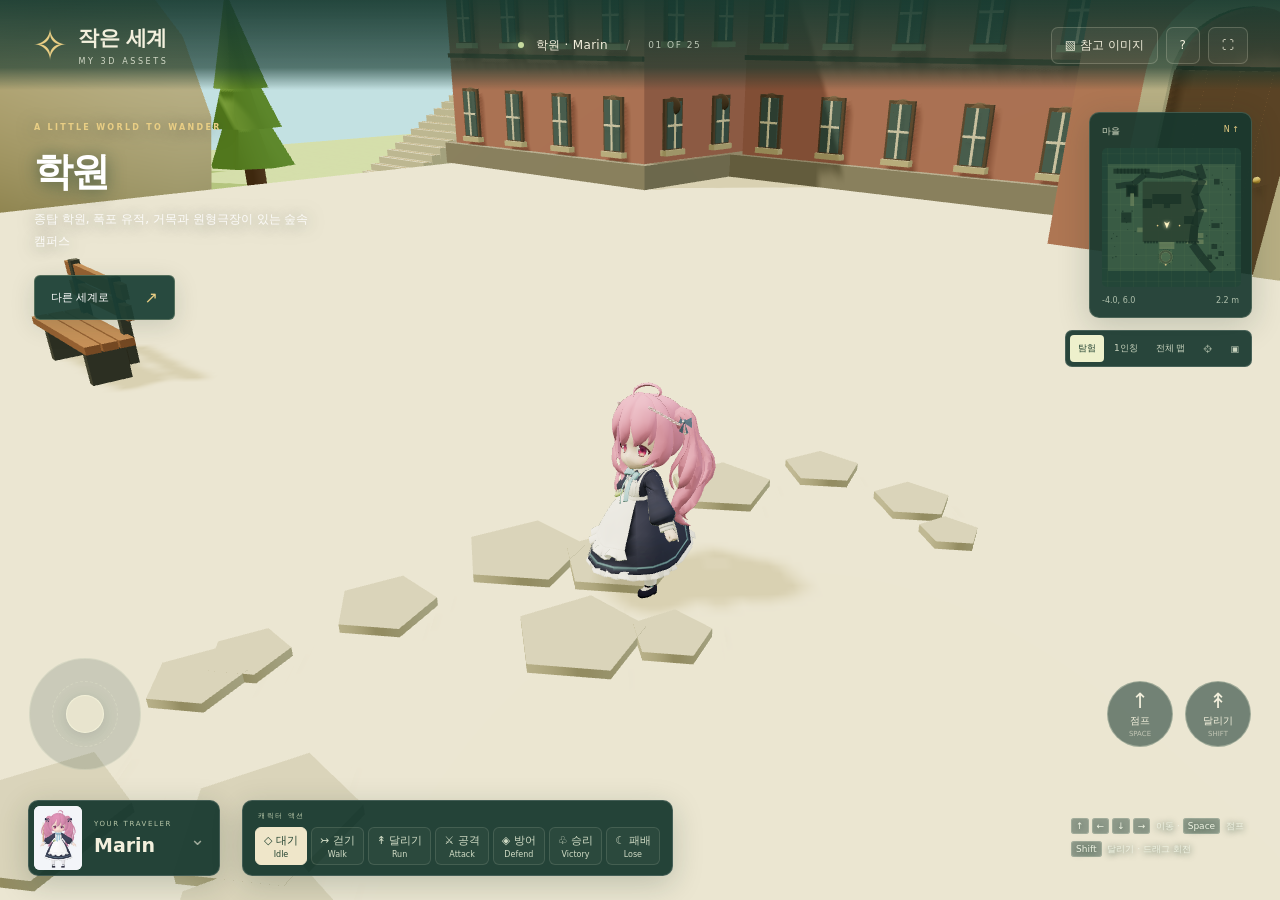
<file: map-viewer/index.html>
<!doctype html>
<html lang="ko">
<head>
  <meta charset="utf-8">
  <meta name="viewport" content="width=device-width, initial-scale=1, viewport-fit=cover">
  <meta name="theme-color" content="#183b30">
  <meta name="description" content="25개의 판타지 맵과 15명의 캐릭터로 떠나는 작은 세계 탐험.">
  <link rel="icon" href="data:image/svg+xml,%3Csvg xmlns='http://www.w3.org/2000/svg' viewBox='0 0 64 64'%3E%3Crect width='64' height='64' rx='14' fill='%23193e34'/%3E%3Cpath d='M32 8 37 27 56 32 37 37 32 56 27 37 8 32 27 27Z' fill='%23e9ce84'/%3E%3C/svg%3E">
  <title>작은 세계 · Map Explorer</title>
  <link rel="stylesheet" href="style.css">
  <script type="importmap">{"imports":{"three":"../viewer/vendor/three.module.min.js","three/addons/":"../viewer/vendor/addons/"}}</script>
</head>
<body>
  <main id="world" aria-label="3D 맵 탐험">
    <canvas id="scene" aria-label="방향키 또는 WASD로 이동하는 3D 세계" tabindex="0"></canvas>
    <header class="topbar">
      <a class="brand" href="../viewer/" title="캐릭터 컬렉션"><span class="brand-icon">✧</span><span>작은 세계<small>MY 3D ASSETS</small></span></a>
      <div class="journey"><span class="live-dot"></span><span id="journey-title">학원 · Marin</span><span class="journey-divider">/</span><span id="map-number">01 OF 25</span></div>
      <div class="top-actions"><button id="reference-button" title="원본 이미지 비교">▧ <span>참고 이미지</span></button><button id="help-button" title="조작 안내" aria-label="조작 안내">?</button><button id="fullscreen-button" title="전체 화면" aria-label="전체 화면">⛶</button></div>
    </header>
    <section class="location-card">
      <p class="eyebrow">A LITTLE WORLD TO WANDER</p>
      <h1 id="map-title">학원</h1>
      <p id="map-description">강과 다리를 따라, 새로운 풍경 속으로.</p>
      <button id="choose-world" class="choose-button">다른 세계로 <span>↗</span></button>
    </section>
    <aside class="minimap-card" aria-label="미니맵">
      <div class="minimap-heading"><span id="region-type">마을</span><span>N ↑</span></div>
      <canvas id="minimap" width="240" height="240"></canvas>
      <div class="coordinates"><span id="coordinates">0.0, 0.0</span><span id="level">0.0 m</span></div>
    </aside>
    <div class="view-tools" role="group" aria-label="카메라 시점">
      <button data-view="follow" class="selected" title="3인칭 탐험">탐험</button>
      <button data-view="first" title="1인칭 시점">1인칭</button>
      <button data-view="overview" title="전체 맵 보기">전체 맵</button>
      <button id="reset-position" title="시작 위치로 이동">⌖</button>
      <button id="capture" title="화면 PNG 저장">▣</button>
    </div>
    <div id="interaction-hint" class="interaction-hint" hidden><kbd>E</kbd> <span></span><button id="interact-button">살펴보기</button></div>
    <div id="toast" role="status" aria-live="polite" hidden></div>
    <section class="bottom-bar">
      <button id="choose-character" class="character-chip"><img id="character-portrait" alt=""><span><small>YOUR TRAVELER</small><strong id="character-name">Marin</strong></span><span class="chip-arrow">⌄</span></button>
      <div class="action-panel"><span class="action-caption">캐릭터 액션</span><div id="action-buttons" role="group" aria-label="캐릭터 액션"></div></div>
      <div class="movement-help"><span><kbd>↑</kbd><kbd>←</kbd><kbd>↓</kbd><kbd>→</kbd> 이동 · <kbd>Space</kbd> 점프</span><span><kbd>Shift</kbd> 달리기 · 드래그 회전</span></div>
    </section>
    <div class="touch-controls"><div id="joystick" role="slider" aria-label="이동 조이스틱" aria-valuemin="0" aria-valuemax="100" aria-valuenow="0" tabindex="0"><div class="joystick-ring"></div><div id="joystick-knob"></div></div><div class="travel-buttons"><button id="jump-button" aria-label="점프" title="Space 점프"><span>↑</span>점프<small>SPACE</small></button><button id="run-button" aria-pressed="false"><span>↟</span>달리기<small>SHIFT</small></button></div></div>
    <div id="loading" class="loading-screen"><div class="loading-compass">✧</div><strong>작은 세계를 준비하고 있어요</strong><span id="loading-detail">맵과 캐릭터 불러오는 중…</span></div>
    <div id="error" class="error-screen" hidden><strong>세계를 열지 못했어요</strong><p id="error-detail"></p><button id="retry">다시 시도</button></div>
  </main>
  <dialog id="world-picker" class="picker">
    <div class="dialog-heading"><div><p class="eyebrow">CHOOSE YOUR NEXT DESTINATION</p><h2>어디로 떠날까요?</h2></div><button class="close-dialog" aria-label="닫기">×</button></div>
    <div class="picker-toolbar"><div id="map-filters" role="group" aria-label="맵 종류"><button class="selected" data-filter="all">전체 <span>25</span></button><button data-filter="마을">마을</button><button data-filter="실내">실내</button><button data-filter="자연">자연</button><button data-filter="던전">던전</button></div><input id="map-search" type="search" placeholder="세계 이름 검색" aria-label="세계 이름 검색"></div>
    <div id="map-grid" class="map-grid"></div><p id="search-empty" hidden>검색 결과가 없습니다.</p>
    <div class="picker-footer">원본 이미지의 배치와 분위기를 바탕으로 만든 3D 공간 <span>25 WORLDS · 15 TRAVELERS</span></div>
  </dialog>
  <dialog id="character-picker" class="picker character-picker"><div class="dialog-heading"><div><p class="eyebrow">CHOOSE YOUR TRAVELER</p><h2>함께 걸을 캐릭터</h2></div><button class="close-dialog" aria-label="닫기">×</button></div><div id="character-grid" class="character-grid"></div><div class="picker-footer">기존 GLB와 7종 모션 그대로 · 가구와 어울리는 신장으로 조정</div></dialog>
  <dialog id="reference-dialog" class="reference-dialog"><div class="dialog-heading"><div><p class="eyebrow">THE ORIGINAL WORLD</p><h2 id="reference-title">참고 이미지</h2></div><button class="close-dialog" aria-label="닫기">×</button></div><img id="reference-image" alt="선택한 맵의 원본 참고 이미지"><p>참고 이미지와 3D 공간의 배치·사물을 비교해 보세요. 게임의 워프 표시는 제외했습니다.</p></dialog>
  <dialog id="help-dialog" class="help-dialog"><div class="dialog-heading"><div><p class="eyebrow">MAKE YOURSELF AT HOME</p><h2>탐험하는 방법</h2></div><button class="close-dialog" aria-label="닫기">×</button></div><dl><dt>컴퓨터 이동</dt><dd>방향키 또는 WASD · Shift 달리기 · Space 점프</dd><dt>모바일 이동</dt><dd>왼쪽 조이스틱 · 오른쪽 점프 / 달리기 버튼</dd><dt>카메라</dt><dd>화면 드래그로 회전 · 휠로 거리 조절<br>탐험 / 1인칭 / 전체 맵 시점 선택</dd><dt>액션</dt><dd>기존 Idle · Walk · Run · Attack · Defend · Victory · Lose 재생<br>공격 Q · 방어 F · 승리 V · 패배 L · 대기 X</dd><dt>사물 살펴보기</dt><dd>가까이 다가가 E 또는 화면 버튼 · 좌석의 위치와 높이 확인</dd><dt>세계와 캐릭터</dt><dd>다른 세계로 / 아래 캐릭터 버튼에서 자유롭게 선택<br>선택한 조합은 주소에 저장되어 공유할 수 있어요.</dd></dl></dialog>
  <script type="module" src="app.js"></script>
</body>
</html>
</file>
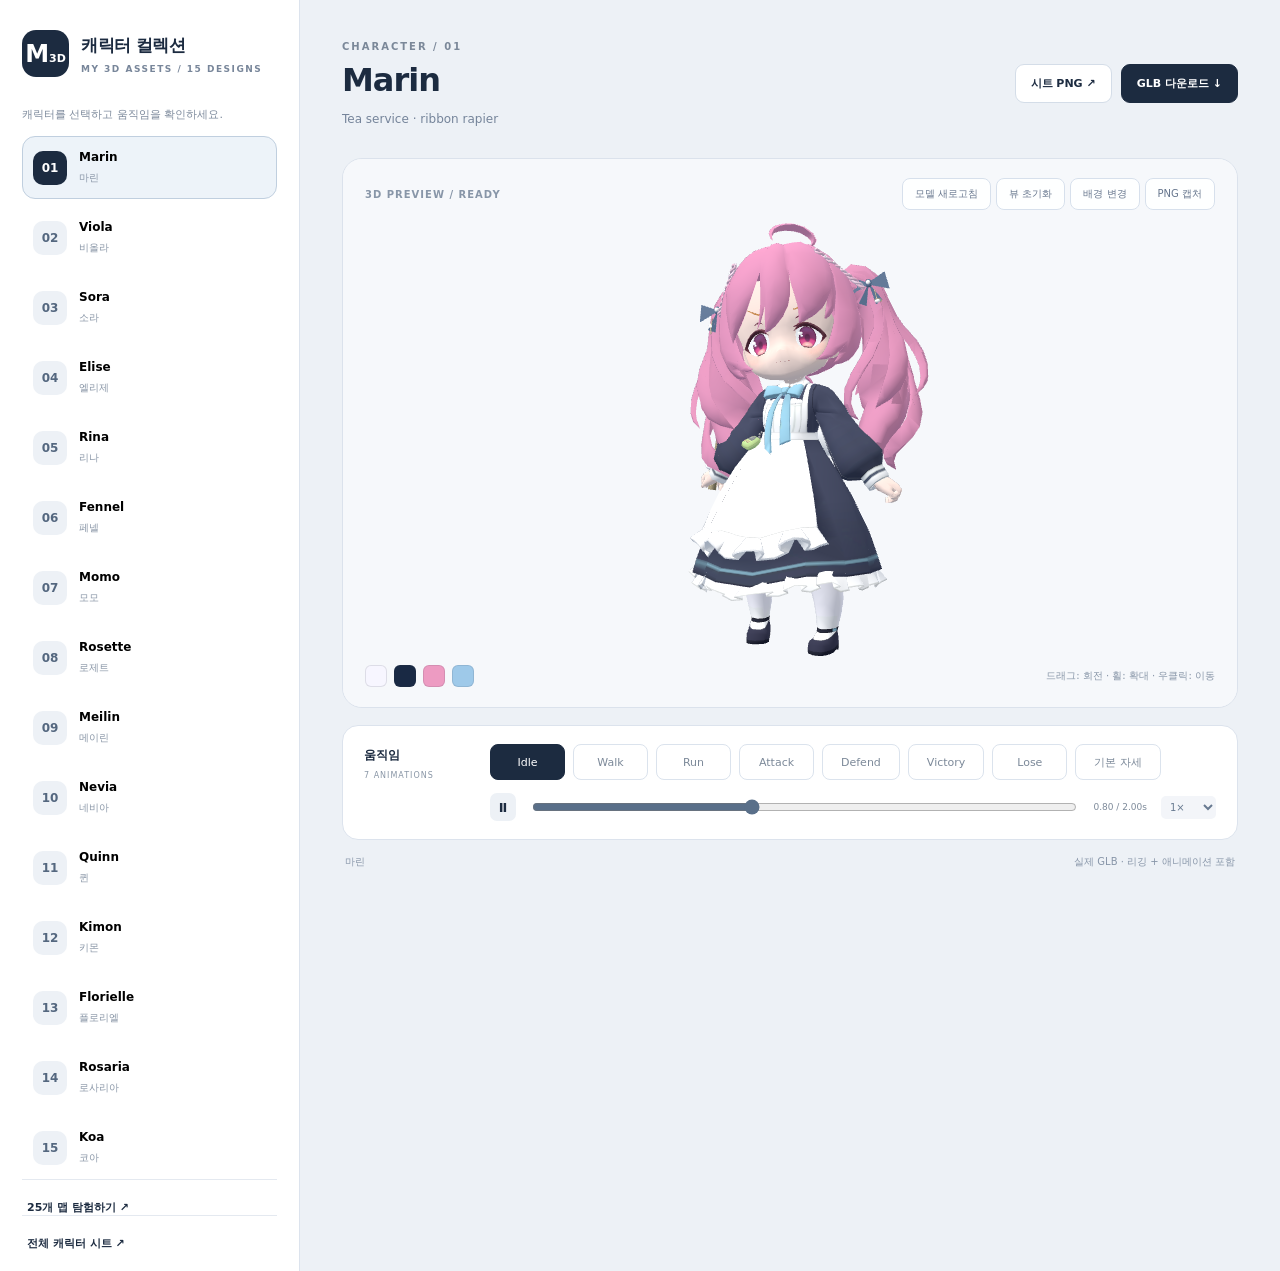
<file: viewer/index.html>
<!doctype html>
<html lang="ko">
<head>
  <meta charset="utf-8">
  <meta name="viewport" content="width=device-width,initial-scale=1">
  <title>Character Collection · My 3D Assets</title>
  <link rel="stylesheet" href="style.css">
  <script type="importmap">{"imports":{"three":"./vendor/three.module.min.js","three/addons/":"./vendor/addons/"}}</script>
</head>
<body>
  <aside>
    <div class="brand"><span class="brand-mark">M<span>3D</span></span><div><strong>캐릭터 컬렉션</strong><small id="collection-count">MY 3D ASSETS</small></div></div>
    <p class="sidebar-caption">캐릭터를 선택하고 움직임을 확인하세요.</p>
    <nav id="characters" aria-label="캐릭터 목록"></nav>
    <a class="lineup-link" href="../map-viewer/">25개 맵 탐험하기 ↗</a>
    <a class="lineup-link" href="../previews/lineup.png" target="_blank">전체 캐릭터 시트 ↗</a>
  </aside>
  <main>
    <header>
      <div><p id="number">CHARACTER / 01</p><h1 id="name">캐릭터 불러오는 중</h1><p id="tagline"></p></div>
      <div class="actions"><a id="sheet" target="_blank">시트 PNG ↗</a><a id="download" download>GLB 다운로드 ↓</a></div>
    </header>
    <section class="stage" id="stage" aria-label="3D 캐릭터 미리보기">
      <canvas id="canvas"></canvas>
      <div class="stage-top"><span id="status">모델을 불러오는 중</span><div><button id="refresh">모델 새로고침</button><button id="reset">뷰 초기화</button><button id="background">배경 변경</button><button id="capture">PNG 캡처</button></div></div>
      <div class="stage-bottom"><div id="palette"></div><p>드래그: 회전 · 휠: 확대 · 우클릭: 이동</p></div>
    </section>
    <section class="motion-panel">
      <div class="motion-title"><strong>움직임</strong><span id="clip-info">7 ANIMATIONS</span></div>
      <div id="clips" role="group" aria-label="애니메이션 선택"></div>
      <div class="playback"><button id="play" aria-label="일시 정지">Ⅱ</button><input id="timeline" aria-label="애니메이션 시간" type="range" min="0" max="1" step="0.001" value="0"><span id="time">0.00 / 0.00s</span><select id="speed" aria-label="재생 속도"><option value="0.5">0.5×</option><option value="1" selected>1×</option><option value="1.5">1.5×</option></select></div>
    </section>
    <footer><span id="name-ko"></span><span>실제 GLB · 리깅 + 애니메이션 포함</span></footer>
  </main>
  <script type="module" src="app.js"></script>
</body>
</html>
</file>
<file: map-viewer/style.css>
:root{font-family:"Segoe UI","Malgun Gothic",system-ui,sans-serif;color:#f3f0dd;background:#193e34;--ink:#17392e;--cream:#f7f4e8;--muted:#a4b4a3;--line:#ffffff25;--gold:#e9ce84}*{box-sizing:border-box}body{margin:0;overflow:hidden}button,input{font:inherit}button{cursor:pointer}button:focus-visible,a:focus-visible,input:focus-visible{outline:3px solid var(--gold);outline-offset:4px}button{color:inherit}a{color:inherit;text-decoration:none}button:disabled{opacity:.4;cursor:wait}[hidden]{display:none!important}#world{height:100dvh;min-height:450px;position:relative;overflow:hidden;background:#a8cdd1}#scene{height:100%;width:100%;display:block;touch-action:none;outline:0}.topbar{position:absolute;top:0;left:0;right:0;height:90px;display:flex;align-items:center;justify-content:space-between;gap:20px;padding:0 32px;background:linear-gradient(#173a30ed,#173a30a6 75%,transparent);pointer-events:none}.topbar>*{pointer-events:auto}.brand{display:flex;align-items:center;gap:11px;font-size:21px;font-weight:650;letter-spacing:-.6px;white-space:nowrap}.brand-icon{font-size:43px;color:var(--gold);line-height:1}.brand small{display:block;font-size:8px;letter-spacing:2.6px;font-weight:500;margin-top:5px;color:#d2d9c7}.journey{display:flex;align-items:center;gap:12px;font-size:12px;letter-spacing:.3px}.live-dot{width:6px;height:6px;background:#c6da9f;border-radius:100%;box-shadow:0 0 14px #cfeb9f}.journey-divider{opacity:.3;margin:0 6px}#map-number{font-size:9px;letter-spacing:1.5px;color:#bbc7b6}.top-actions{display:flex;gap:8px}.top-actions button{background:#f9f6dd0c;border:1px solid #f9f6dd33;border-radius:7px;padding:9px 13px;font-size:12px}.top-actions button:hover{background:#f9f6dd24}.location-card{position:absolute;left:34px;top:123px;max-width:360px;color:white;text-shadow:0 2px 18px #173b30a8;pointer-events:none}.eyebrow{font-size:8px;letter-spacing:2.3px;font-weight:650;color:var(--gold);margin:0 0 13px}.location-card h1{font-size:39px;font-weight:600;letter-spacing:-1.8px;margin:0 0 10px}.location-card>p:not(.eyebrow){font-size:12px;line-height:1.8;max-width:285px;margin:0 0 23px;color:#ffffffdf}.choose-button{display:flex;justify-content:space-between;gap:35px;align-items:center;background:#193e34ed;border:1px solid #c5cfa747;border-radius:6px;padding:12px 16px;box-shadow:0 6px 24px #13302625;font-size:11px;pointer-events:auto;text-shadow:none}.choose-button span{font-size:16px;color:var(--gold)}.choose-button:hover{background:#315743}.minimap-card{position:absolute;top:112px;right:28px;width:163px;padding:12px;border-radius:10px;background:#17382eea;border:1px solid #e0e4c730;box-shadow:0 8px 32px #11322430}.minimap-heading{display:flex;justify-content:space-between;font-size:9px;color:#dce3cc;margin-bottom:10px}.minimap-heading span:last-child{font-size:8px;color:var(--gold)}#minimap{width:139px;height:139px;border-radius:5px;display:block}.coordinates{display:flex;justify-content:space-between;font-size:8px;font-variant-numeric:tabular-nums;color:#afbfac;margin-top:9px}.view-tools{position:absolute;top:330px;right:28px;display:flex;gap:2px;background:#17382eeb;border:1px solid var(--line);border-radius:7px;padding:4px}.view-tools button{border:0;border-radius:4px;background:transparent;font-size:9px;padding:7px 8px;color:#cad4bf}.view-tools button.selected{background:#eef0cc;color:#234331}.view-tools button:hover{background:#eef0cc33}.bottom-bar{position:absolute;bottom:24px;left:28px;right:28px;display:flex;align-items:center;gap:22px;pointer-events:none}.bottom-bar>*{pointer-events:auto}.character-chip{display:flex;gap:12px;align-items:center;padding:5px 14px 5px 5px;background:#17382eef;border:1px solid var(--line);border-radius:10px;min-width:192px;text-align:left;height:76px;box-shadow:0 8px 30px #11322435}.character-chip img{height:64px;width:48px;object-fit:cover;border-radius:6px;background:#edf0e9}.character-chip small{display:block;color:#b7c7a8;font-size:7px;letter-spacing:1.6px}.character-chip strong{display:block;font-size:19px;font-weight:550;margin-top:6px}.chip-arrow{margin-left:auto;opacity:.6;font-size:18px}.action-panel{background:#17382eef;border:1px solid var(--line);border-radius:10px;padding:10px 12px;box-shadow:0 8px 30px #11322435}.action-caption{display:block;font-size:7px;letter-spacing:1.6px;color:#b7c7a8;margin:0 3px 6px}#action-buttons{display:flex;gap:4px}#action-buttons button{background:#f4f6d608;border:1px solid #f4f6d620;border-radius:6px;min-width:52px;height:38px;padding:4px 8px;font-size:8px;color:#d1dcc5}#action-buttons button strong{display:block;font-size:11px;font-weight:500;margin-bottom:2px}#action-buttons button.active{background:#efe6c9;color:#234331;border-color:#efe6c9}#action-buttons button:hover{border-color:#e2d198}.movement-help{font-size:9px;color:#eff3e3;text-shadow:0 1px 7px #143524;margin-left:auto;display:grid;gap:10px;padding-right:8px}kbd{font:inherit;padding:2px 4px;border:1px solid #cbd7c24a;border-radius:3px;background:#17382e6e;margin-right:3px}.touch-controls{position:absolute;bottom:130px;left:29px;right:29px;display:flex;justify-content:space-between;align-items:center;pointer-events:none}.touch-controls>*{pointer-events:auto}#joystick{width:112px;height:112px;position:relative;border:1px solid #f2f5df55;border-radius:50%;background:#17382e38;touch-action:none;user-select:none;opacity:.7}.joystick-ring{position:absolute;inset:22px;border:1px dashed #f2f5df45;border-radius:50%}#joystick-knob{position:absolute;left:36px;top:36px;width:38px;height:38px;background:#f4f0d5c4;box-shadow:0 3px 14px #122f3233;border:1px solid #ffffe799;border-radius:50%;pointer-events:none}#run-button{width:66px;height:66px;display:grid;align-content:center;justify-items:center;gap:2px;font-size:10px;border:1px solid #f2f5df55;border-radius:50%;background:#17382e91;touch-action:none;user-select:none}#run-button>span{font-size:21px;line-height:1}#run-button small{font-size:7px;opacity:.6}#run-button[aria-pressed=true]{background:#efe6c9;color:#234331}.interaction-hint{position:absolute;left:50%;bottom:136px;transform:translateX(-50%);background:#17382eea;border:1px solid var(--line);border-radius:8px;padding:9px 11px;display:flex;gap:7px;align-items:center;font-size:11px;white-space:nowrap}.interaction-hint button{background:#eee6c9;border:0;border-radius:4px;color:#234331;padding:5px 9px;font-size:10px}#toast{position:absolute;left:50%;top:95px;transform:translateX(-50%);max-width:min(80vw,540px);padding:12px 18px;border:1px solid #dce6c83a;background:#17382ef5;border-radius:8px;font-size:12px;line-height:1.7;box-shadow:0 8px 30px #112f322a}.loading-screen,.error-screen{position:absolute;inset:0;display:flex;align-items:center;justify-content:center;flex-direction:column;background:#173a30f5;z-index:10;gap:15px}.loading-compass{font-size:68px;color:var(--gold);animation:turn 8s linear infinite}.loading-screen strong{font-size:17px;font-weight:500}.loading-screen span{font-size:11px;color:#b1c0a7}.error-screen p{max-width:500px;font-size:13px;line-height:1.8;padding:0 24px}.error-screen button{border:1px solid var(--line);background:#eee6c9;color:#234331;border-radius:6px;padding:10px 20px}@keyframes turn{to{transform:rotate(360deg)}}dialog{color:var(--ink);background:var(--cream);padding:0;border:1px solid #f7f8ef;border-radius:16px;box-shadow:0 28px 120px #142e3880;max-height:85dvh;width:min(1000px,94vw)}dialog::backdrop{background:#0d2d269c;backdrop-filter:blur(9px)}.dialog-heading{display:flex;align-items:center;justify-content:space-between;padding:26px 30px 21px;gap:15px}.dialog-heading .eyebrow{color:#7e927a;font-size:8px;letter-spacing:1.8px;margin-bottom:9px}.dialog-heading h2{font-size:26px;margin:0;font-weight:600;letter-spacing:-.8px}.close-dialog{width:34px;height:34px;background:#183b3008;border:1px solid #183b3020;border-radius:50%;color:#234331;font-size:25px;line-height:1}.picker-toolbar{display:flex;justify-content:space-between;gap:15px;padding:0 30px 19px}#map-filters{display:flex;gap:5px;flex-wrap:wrap}#map-filters button{padding:7px 12px;border:1px solid #193b3020;border-radius:5px;background:transparent;color:#566e54;font-size:10px}#map-filters button.selected{background:#244b3c;color:#f7f4e8;border-color:#244b3c}#map-filters button span{opacity:.6;margin-left:5px}#map-search{border:1px solid #183b3028;border-radius:5px;padding:8px 12px;font-size:10px;background:#fcfbf5;color:#254d3a;width:190px}.map-grid{display:grid;grid-template-columns:repeat(5,minmax(0,1fr));gap:13px;padding:0 30px 24px;max-height:55dvh;overflow-y:auto}.map-choice{position:relative;border:1px solid #193b301a;background:#fffef8;color:#254734;border-radius:8px;padding:0;text-align:left;overflow:hidden;transition:transform .2s,border-color .2s}.map-choice:hover{transform:translateY(-3px);border-color:#789a72}.map-choice.selected{border:2px solid #315d47;box-shadow:0 0 0 2px #315d471a}.map-choice img{display:block;width:100%;height:102px;object-fit:cover;background:#1b2925}.map-choice>span{display:flex;justify-content:space-between;align-items:center;gap:5px;padding:11px 10px}.map-choice strong{font-size:11px;font-weight:600}.map-choice small{font-size:8px;color:#8a9680}.map-choice .selected-mark{position:absolute;top:8px;right:8px;padding:4px 6px;border-radius:4px;background:#244b3c;color:#fff;font-size:8px}.picker-footer{display:flex;justify-content:space-between;gap:10px;border-top:1px solid #193b3018;padding:14px 30px;font-size:8px;color:#7b8e72}.picker-footer>span{font-size:7px;letter-spacing:1.4px}.character-picker{width:min(900px,94vw)}.character-grid{display:grid;grid-template-columns:repeat(7,minmax(0,1fr));gap:12px;padding:0 30px 25px;max-height:60dvh;overflow:auto}.character-choice{background:#fffef8;border:1px solid #193b3020;border-radius:8px;overflow:hidden;padding:0;text-align:center;color:#254734}.character-choice.selected{border:2px solid #315d47}.character-choice img{display:block;width:100%;height:145px;object-fit:cover}.character-choice strong{display:block;font-size:12px;margin:10px 0 3px}.character-choice small{display:block;font-size:9px;color:#8a9680;margin-bottom:10px}.reference-dialog{width:min(1100px,94vw)}#reference-image{display:block;max-width:100%;max-height:65dvh;margin:0 auto;object-fit:contain}.reference-dialog>p{font-size:11px;color:#75856d;margin:17px 30px;line-height:1.7}.help-dialog{width:min(530px,94vw)}.help-dialog dl{display:grid;grid-template-columns:105px 1fr;gap:20px 12px;font-size:12px;line-height:1.8;margin:0;padding:5px 30px 32px}.help-dialog dt{font-weight:650}.help-dialog dd{margin:0;color:#67805c}#search-empty{padding:20px 30px;color:#75856d;font-size:12px}@media(min-width:1450px){.topbar{padding:0 44px}.location-card{left:46px;top:137px}.location-card h1{font-size:47px}.minimap-card{right:40px}.view-tools{right:40px}.bottom-bar{left:40px;right:40px;bottom:30px}.touch-controls{left:41px;right:41px;bottom:144px}.action-panel{padding:12px 16px}#action-buttons button{min-width:62px;height:40px}.character-chip{height:82px;min-width:212px}}@media(max-width:1000px){.movement-help{display:none}.bottom-bar{gap:12px}.journey{gap:7px;font-size:10px}#map-number,.journey-divider{display:none}.map-grid{grid-template-columns:repeat(4,minmax(0,1fr))}.character-grid{grid-template-columns:repeat(5,minmax(0,1fr))}}@media(max-width:650px){#world{min-height:400px}.topbar{height:74px;padding:0 16px;gap:10px}.brand{font-size:15px;gap:7px}.brand-icon{font-size:31px}.brand small{font-size:6px;letter-spacing:1.6px}.journey{display:none}.top-actions{gap:5px}.top-actions button{padding:7px 10px;font-size:11px}.top-actions button span{display:none}.location-card{top:89px;left:18px;max-width:205px}.location-card .eyebrow{font-size:6px;letter-spacing:1.6px;margin-bottom:9px}.location-card h1{font-size:28px;margin-bottom:8px}.location-card>p:not(.eyebrow){font-size:9px;line-height:1.6;margin-bottom:13px;max-width:175px}.choose-button{padding:9px 11px;font-size:9px;gap:25px}.minimap-card{top:84px;right:14px;width:109px;padding:8px;border-radius:7px}.minimap-heading{font-size:7px;margin-bottom:6px}#minimap{width:91px;height:91px}.coordinates{font-size:6px;margin-top:6px}.view-tools{top:243px;right:14px;gap:0;padding:3px;max-width:142px;flex-wrap:wrap;justify-content:center}.view-tools button{font-size:8px;padding:6px 7px}.bottom-bar{bottom:calc(13px + env(safe-area-inset-bottom));left:13px;right:13px;gap:8px;align-items:stretch}.character-chip{min-width:0;flex:0 0 98px;padding:4px;gap:5px;border-radius:7px;height:66px}.character-chip img{width:31px;height:54px}.character-chip small{font-size:5px;letter-spacing:.5px}.character-chip strong{font-size:12px;margin-top:5px}.chip-arrow{display:none}.action-panel{min-width:0;flex:1;border-radius:7px;padding:6px}.action-caption{font-size:6px;margin:0 0 5px}#action-buttons{gap:3px;overflow-x:auto;padding-bottom:2px}#action-buttons button{min-width:40px;height:37px;font-size:6px;padding:3px 4px}#action-buttons button strong{font-size:9px;margin-bottom:3px}.touch-controls{bottom:calc(108px + env(safe-area-inset-bottom));left:23px;right:23px}#joystick{width:104px;height:104px}#joystick-knob{left:32px;top:32px}#run-button{width:62px;height:62px}.interaction-hint{bottom:190px;font-size:9px;padding:7px;max-width:90vw}.interaction-hint kbd{display:none}.interaction-hint button{font-size:8px}.dialog-heading{padding:21px 20px 18px}.dialog-heading h2{font-size:22px}.dialog-heading .eyebrow{font-size:6px}.picker-toolbar{padding:0 20px 15px;flex-wrap:wrap;gap:10px}#map-search{width:100%}#map-filters{gap:4px}#map-filters button{padding:6px 9px;font-size:9px}.map-grid{grid-template-columns:repeat(3,minmax(0,1fr));gap:8px;padding:0 20px 20px;max-height:51dvh}.map-choice img{height:79px}.map-choice>span{padding:9px 7px;display:block}.map-choice strong{font-size:10px}.map-choice small{font-size:7px;display:block;margin-top:4px}.picker-footer{padding:13px 20px;font-size:7px}.picker-footer>span{display:none}.character-grid{grid-template-columns:repeat(3,minmax(0,1fr));gap:9px;padding:0 20px 20px;max-height:60dvh}.character-choice img{height:143px}.help-dialog dl{padding:0 20px 25px;grid-template-columns:85px 1fr;font-size:11px;gap:15px 10px}#toast{top:70px;font-size:10px;padding:10px 14px}.reference-dialog>p{font-size:9px;margin:15px 20px}}@media(max-height:550px) and (min-width:651px){.location-card{top:85px}.location-card .eyebrow{display:none}.location-card h1{font-size:28px}.location-card>p:not(.eyebrow){margin-bottom:12px}.minimap-card{top:80px;width:126px}#minimap{width:100px;height:100px}.view-tools{top:261px}.touch-controls{bottom:110px}#joystick{width:85px;height:85px}#joystick-knob{left:23px;top:23px}.bottom-bar{bottom:13px}.topbar{height:70px}}@media(prefers-reduced-motion:reduce){.loading-compass{animation:none}*{transition:none!important}}
@media(max-width:650px){#action-buttons{display:grid;grid-template-columns:repeat(7,minmax(0,1fr));gap:2px;overflow:visible}#action-buttons button{min-width:0;padding:3px 1px}#action-buttons button strong{font-size:9px;white-space:nowrap}.motion-icon{display:none}}
.travel-buttons{display:flex;align-items:center;gap:12px}#jump-button{width:66px;height:66px;display:grid;align-content:center;justify-items:center;gap:2px;font-size:10px;border:1px solid #f2f5df55;border-radius:50%;background:#17382e91;touch-action:none;user-select:none}#jump-button>span{font-size:21px;line-height:1}#jump-button small{font-size:7px;opacity:.6}#jump-button:active{background:#efe6c9;color:#234331}@media(max-width:650px){.travel-buttons{gap:9px}#jump-button{width:62px;height:62px}}
</file>
<file: viewer/style.css>
:root{font-family:Inter,"Malgun Gothic",system-ui,sans-serif;color:#1c2b40;background:#edf1f6;--accent:#91b9e3;--ink:#1c2b40}
*{box-sizing:border-box}body{margin:0;display:grid;grid-template-columns:300px 1fr;min-height:100vh}button,a,select{font:inherit}button,a{transition:background .15s,color .15s,transform .15s}button{cursor:pointer}a{color:inherit;text-decoration:none}aside{padding:30px 22px 20px;background:#fff;border-right:1px solid #dce3ed;display:flex;flex-direction:column;min-height:100vh}.brand{display:flex;gap:12px;align-items:center}.brand-mark{display:flex;align-items:center;justify-content:center;width:47px;height:47px;color:white;background:#1c2b40;border-radius:14px;font-size:24px;font-weight:800}.brand-mark span{font-size:11px;align-self:flex-end;margin-bottom:12px}.brand strong{font-size:17px;letter-spacing:-.5px}.brand small{display:block;font-size:9px;font-weight:600;letter-spacing:1.5px;margin-top:7px;color:#78869a}.sidebar-caption{font-size:11px;color:#7d8a9c;margin:30px 0 14px}nav{display:grid;gap:7px}.character{display:flex;gap:12px;align-items:center;text-align:left;border:1px solid transparent;border-radius:13px;padding:11px 10px;background:transparent;min-height:63px}.character:hover{background:#f1f4f8}.character.active{border-color:#c0cfdf;background:#edf3f9}.character .badge{display:grid;place-items:center;font-weight:700;font-size:12px;flex-shrink:0;width:34px;height:34px;border-radius:10px;background:#edf1f6;color:#54677f}.character.active .badge{background:#1c2b40;color:#fff}.character strong{font-size:12px;display:block;line-height:1.3}.character small{font-size:10px;color:#8794a5;display:block;margin-top:5px}.lineup-link{font-size:11px;font-weight:600;border-top:1px solid #e4e9f0;padding:20px 5px 0;margin-top:auto}main{padding:34px 42px 15px;min-width:0}header{display:flex;gap:20px;justify-content:space-between;align-items:center;min-height:99px}header p#number{font-size:10px;font-weight:700;letter-spacing:2px;color:#7b8899;margin:0 0 9px}h1{font-size:32px;letter-spacing:-1px;margin:0;line-height:1.2}#tagline{font-size:12px;color:#75849a;margin:12px 0 0}.actions{display:flex;gap:9px;align-items:center;flex-shrink:0}.actions a{font-size:11px;font-weight:700;padding:11px 15px;background:#fff;border:1px solid #d4dde8;border-radius:9px}.actions a:last-child{color:white;background:#1c2b40;border-color:#1c2b40}.actions a:hover{transform:translateY(-2px)}.stage{position:relative;margin-top:25px;height:calc(100vh - 350px);min-height:420px;border:1px solid #dbe2ec;border-radius:20px;overflow:hidden;background:#f6f8fb}canvas{width:100%;height:100%;display:block}.stage-top,.stage-bottom{position:absolute;left:22px;right:22px;display:flex;justify-content:space-between;align-items:center;pointer-events:none}.stage-top{top:19px}.stage-bottom{bottom:20px}.stage-top>span{font-size:10px;font-weight:700;color:#8896a8;letter-spacing:1px}.stage-top button{font-size:10px;border:1px solid #d7e0ec;padding:8px 12px;margin-left:5px;border-radius:8px;background:rgba(255,255,255,.88);color:#66768d;pointer-events:auto}.stage-bottom p{font-size:10px;color:#8795a7;margin:0}#palette{display:flex;gap:7px}#palette span{width:22px;height:22px;display:block;border-radius:6px;border:1px solid rgba(50,60,75,.13)}.motion-panel{background:white;border:1px solid #dce3ed;border-radius:16px;padding:18px 21px;margin-top:17px;display:grid;grid-template-columns:108px 1fr;gap:13px 18px}.motion-title strong{font-size:12px}.motion-title span{display:block;font-size:8px;letter-spacing:1px;color:#8996a6;margin-top:7px}#clips{display:flex;gap:8px;flex-wrap:wrap}#clips button{font-size:11px;border:1px solid #dbe3ed;border-radius:8px;background:white;color:#7c8999;padding:8px 18px;min-width:75px}#clips button.active{color:#fff;background:#1c2b40;border-color:#1c2b40}.playback{grid-column:2;display:flex;gap:14px;align-items:center}.playback button{color:#1c2b40;font-size:13px;font-weight:700;border:0;background:#edf1f6;border-radius:7px;width:31px;height:28px}.playback input{width:100%;accent-color:#596f89;min-width:30px}.playback span{font-variant-numeric:tabular-nums;white-space:nowrap;font-size:9px;color:#7c8999}.playback select{border:0;color:#687a91;background:#f3f5f9;font-size:10px;border-radius:5px;padding:5px}footer{display:flex;justify-content:space-between;font-size:10px;color:#8795a8;padding:15px 3px 0}.error{color:#b14858!important}.stage.dark .stage-top>span,.stage.dark .stage-bottom p{color:#c2cbd8}
@media(min-width:1600px){body{grid-template-columns:340px 1fr}aside{padding:34px 29px}.character{min-height:68px}.character strong{font-size:14px}.character small{font-size:11px}main{padding-left:55px;padding-right:55px}h1{font-size:40px}.stage{min-height:530px}}
@media(max-width:1000px){body{grid-template-columns:230px 1fr}aside{padding:22px 15px}main{padding:24px}h1{font-size:25px}.actions{flex-direction:column;gap:5px}.actions a{padding:7px 12px}.stage{min-height:450px}.motion-panel{grid-template-columns:1fr}.playback{grid-column:1}.motion-title{display:none}}
@media(max-width:700px){body{display:block}aside{min-height:0;padding:18px}.brand{margin-bottom:10px}.sidebar-caption,.lineup-link{display:none}nav{display:flex;overflow-x:auto;gap:7px}.character{flex:0 0 135px;padding:8px;min-height:54px}.character .badge{width:25px;height:30px}.character strong{font-size:10px}.character small{display:none}main{padding:20px 14px}.stage{height:480px;min-height:0}.stage-top,.stage-bottom{left:12px;right:12px}.stage-top button{font-size:8px;padding:7px 8px}.stage-bottom p{font-size:8px}header{min-height:78px}#tagline{font-size:10px}.actions a{font-size:9px}h1{font-size:21px}#clips button{min-width:60px;padding:8px 12px}.motion-panel{padding:15px}.playback{gap:8px}}
</file>
